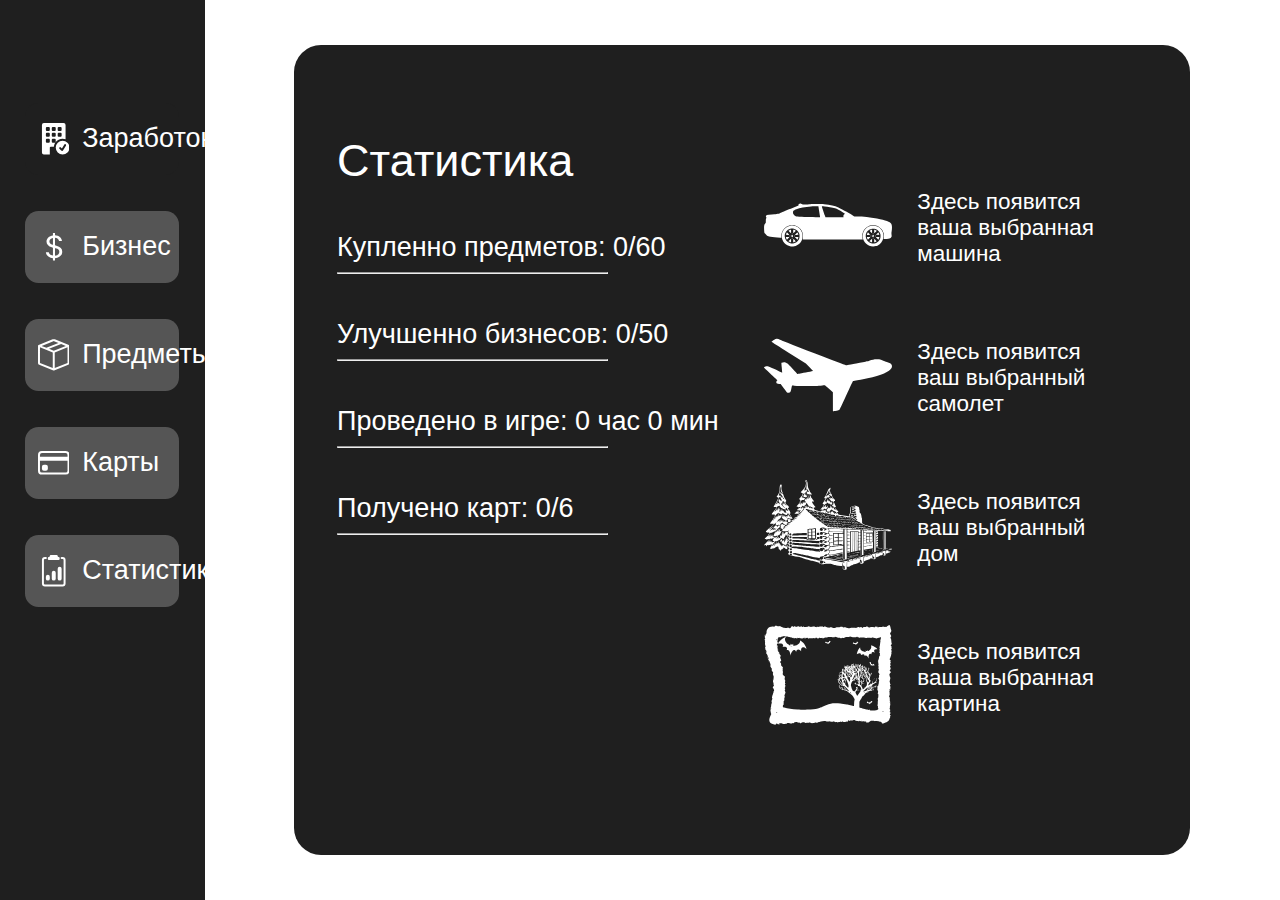
<file: test.html>
<!DOCTYPE html>
<html lang="en">
<head>
    <meta charset="UTF-8">
    <meta name="viewport" content="width=device-width, initial-scale=1.0">
    <title>test</title>
    <link rel="stylesheet" href="index.css">
    <script src="scripts/test.js" defer></script>
    <script src="scripts/click-audio.js" defer></script>
</head>
<body >
    <div class="container">
        <div class="navigation">
            <div class="navigation-btn-container">
                <button class="navigation-btn navigation-btn-active" id="btn-page-main">
                    <svg xmlns="http://www.w3.org/2000/svg" width="10%" height="auto" fill="white" class="bi bi-building-fill-check" viewBox="0 0 16 16" id="svg-1">
                        <path d="M12.5 16a3.5 3.5 0 1 0 0-7 3.5 3.5 0 0 0 0 7m1.679-4.493-1.335 2.226a.75.75 0 0 1-1.174.144l-.774-.773a.5.5 0 0 1 .708-.708l.547.548 1.17-1.951a.5.5 0 1 1 .858.514"/>
                        <path d="M2 1a1 1 0 0 1 1-1h10a1 1 0 0 1 1 1v7.256A4.5 4.5 0 0 0 12.5 8a4.5 4.5 0 0 0-3.59 1.787A.5.5 0 0 0 9 9.5v-1a.5.5 0 0 0-.5-.5h-1a.5.5 0 0 0-.5.5v1a.5.5 0 0 0 .5.5h1a.5.5 0 0 0 .39-.187A4.5 4.5 0 0 0 8.027 12H6.5a.5.5 0 0 0-.5.5V16H3a1 1 0 0 1-1-1zm2 1.5v1a.5.5 0 0 0 .5.5h1a.5.5 0 0 0 .5-.5v-1a.5.5 0 0 0-.5-.5h-1a.5.5 0 0 0-.5.5m3 0v1a.5.5 0 0 0 .5.5h1a.5.5 0 0 0 .5-.5v-1a.5.5 0 0 0-.5-.5h-1a.5.5 0 0 0-.5.5m3.5-.5a.5.5 0 0 0-.5.5v1a.5.5 0 0 0 .5.5h1a.5.5 0 0 0 .5-.5v-1a.5.5 0 0 0-.5-.5zM4 5.5v1a.5.5 0 0 0 .5.5h1a.5.5 0 0 0 .5-.5v-1a.5.5 0 0 0-.5-.5h-1a.5.5 0 0 0-.5.5M7.5 5a.5.5 0 0 0-.5.5v1a.5.5 0 0 0 .5.5h1a.5.5 0 0 0 .5-.5v-1a.5.5 0 0 0-.5-.5zm2.5.5v1a.5.5 0 0 0 .5.5h1a.5.5 0 0 0 .5-.5v-1a.5.5 0 0 0-.5-.5h-1a.5.5 0 0 0-.5.5M4.5 8a.5.5 0 0 0-.5.5v1a.5.5 0 0 0 .5.5h1a.5.5 0 0 0 .5-.5v-1a.5.5 0 0 0-.5-.5z"/>
                      </svg>
                    Заработок</button>
                <button class="navigation-btn" id="btn-page-business">
                    <svg xmlns="http://www.w3.org/2000/svg" width="10%" height="auto" fill="white" class="bi bi-currency-dollar" viewBox="0 0 16 16" id="svg-2">
                        <path d="M4 10.781c.148 1.667 1.513 2.85 3.591 3.003V15h1.043v-1.216c2.27-.179 3.678-1.438 3.678-3.3 0-1.59-.947-2.51-2.956-3.028l-.722-.187V3.467c1.122.11 1.879.714 2.07 1.616h1.47c-.166-1.6-1.54-2.748-3.54-2.875V1H7.591v1.233c-1.939.23-3.27 1.472-3.27 3.156 0 1.454.966 2.483 2.661 2.917l.61.162v4.031c-1.149-.17-1.94-.8-2.131-1.718zm3.391-3.836c-1.043-.263-1.6-.825-1.6-1.616 0-.944.704-1.641 1.8-1.828v3.495l-.2-.05zm1.591 1.872c1.287.323 1.852.859 1.852 1.769 0 1.097-.826 1.828-2.2 1.939V8.73z"/>
                      </svg>
                    Бизнес</button>
                <button class="navigation-btn" id="btn-page-items">
                    <svg xmlns="http://www.w3.org/2000/svg" width="10%" height="auto" fill="white" class="bi bi-box-seam" viewBox="0 0 16 16" id="svg-3">
                        <path d="M8.186 1.113a.5.5 0 0 0-.372 0L1.846 3.5l2.404.961L10.404 2zm3.564 1.426L5.596 5 8 5.961 14.154 3.5zm3.25 1.7-6.5 2.6v7.922l6.5-2.6V4.24zM7.5 14.762V6.838L1 4.239v7.923zM7.443.184a1.5 1.5 0 0 1 1.114 0l7.129 2.852A.5.5 0 0 1 16 3.5v8.662a1 1 0 0 1-.629.928l-7.185 2.874a.5.5 0 0 1-.372 0L.63 13.09a1 1 0 0 1-.63-.928V3.5a.5.5 0 0 1 .314-.464z"/>
                      </svg>
                    Предметы</button>
                <button class="navigation-btn" id="btn-page-cards">
                    <svg xmlns="http://www.w3.org/2000/svg" width="10%" height="16" fill="white" class="bi bi-credit-card" viewBox="0 0 16 16">
                        <path d="M0 4a2 2 0 0 1 2-2h12a2 2 0 0 1 2 2v8a2 2 0 0 1-2 2H2a2 2 0 0 1-2-2zm2-1a1 1 0 0 0-1 1v1h14V4a1 1 0 0 0-1-1zm13 4H1v5a1 1 0 0 0 1 1h12a1 1 0 0 0 1-1z"/>
                        <path d="M2 10a1 1 0 0 1 1-1h1a1 1 0 0 1 1 1v1a1 1 0 0 1-1 1H3a1 1 0 0 1-1-1z"/>
                      </svg>
                    Карты</button>
                <button class="navigation-btn" id="btn-page-stat">
                    <svg xmlns="http://www.w3.org/2000/svg" width="10%" height="16" fill="white" class="bi bi-clipboard2-data" viewBox="0 0 16 16">
                        <path d="M9.5 0a.5.5 0 0 1 .5.5.5.5 0 0 0 .5.5.5.5 0 0 1 .5.5V2a.5.5 0 0 1-.5.5h-5A.5.5 0 0 1 5 2v-.5a.5.5 0 0 1 .5-.5.5.5 0 0 0 .5-.5.5.5 0 0 1 .5-.5z"/>
                        <path d="M3 2.5a.5.5 0 0 1 .5-.5H4a.5.5 0 0 0 0-1h-.5A1.5 1.5 0 0 0 2 2.5v12A1.5 1.5 0 0 0 3.5 16h9a1.5 1.5 0 0 0 1.5-1.5v-12A1.5 1.5 0 0 0 12.5 1H12a.5.5 0 0 0 0 1h.5a.5.5 0 0 1 .5.5v12a.5.5 0 0 1-.5.5h-9a.5.5 0 0 1-.5-.5z"/>
                        <path d="M10 7a1 1 0 1 1 2 0v5a1 1 0 1 1-2 0zm-6 4a1 1 0 1 1 2 0v1a1 1 0 1 1-2 0zm4-3a1 1 0 0 0-1 1v3a1 1 0 1 0 2 0V9a1 1 0 0 0-1-1"/>
                      </svg>
                    Статистика</button>
            </div>
        </div>
        <!-- главная страница заработка -->
        <div class="page-main d-none">
                <div class="main-zarabotok-section">
                    <div class="main-zarabotok-card">
                        <div class="main-zarabotok-bg-container">
                        <div class="main-zarabotok-mc">
                            <div style="display: flex; align-items: center; gap: 1vh;">
                                <img src="images/mcard.png" alt="" class="img-card" style="height: 2.5vh;">
                                <p id="text-num" style="display: flex; justify-content: space-between; width: 100%; margin: 0;">
                                  **** 1984 <span>07/32</span>
                                </p>
                            </div>                              
                                <div class="balance-text">Баланс:</div>
                                <div class="balance">$ 0.00</div>
                        </div>
                        <div class="main-zarabotok-update-container">
                            <div class="main-zarabotok-update">
                                <p>$<span id="bonusForClick"> 1.00</span>
                                    за клик 
                                    <button class="btn-buy-upd-click" onclick="UpdateClick()"> $ <span id="costOfUpdate">50</span>
                                    </button>
                                </p>
                            </div>
                        </div>
                        <div class="btn-div-flex">
                        <button class="btn-ad-money">Получить <span>10</span>$ за просмотр рекламы</button></div>
                    </div>
                        <div class="main-zarabotok-click">
                            <div class="gradient-border">
                                <section class="inner-section">
                                    <img src="images/finger.png" alt="Tap" id="tap-image">
                                </section>
                            </div>
                        </div>
                    </div>
                </div>
        </div>
 
        <!-- страница бизнес -->
        <div class="page-business d-none">
            <div class="page-business-container">
                <div class="page-business-text">Бизнесы</div>
            </div>
            <div class="page-business-container">
                <div class="page-business-container-cards">
                    <div class="page-business-card">
                        <div class="page-business-card-padding">
                            <div style="display: flex; gap: 1vw; width: 15vw;">
                                <img src="test/shaurma.svg" alt="" class="page-business-image">
                                <p class="page-business-card-title">Шаурмечная</p>
                            </div>
                            <p class="page-business-card-level-text">Уровень: 
                                <span id="business-lvl-shaurma">0</span>
                            </p>
                            <button class="page-business-card-btn">Купить</button>
                        </div>
                    </div>
                    <div class="page-business-card">
                        <div class="page-business-card-padding">
                            <div style="display: flex; gap: 1vw; width: 15vw;">
                                <img src="test/shop.svg" alt="" class="page-business-image">
                                <p class="page-business-card-title">Магазин 24/7</p>
                            </div>
                            <p class="page-business-card-level-text">Уровень: 
                                <span id="business-lvl-shop">0</span>
                            </p>
                            <button class="page-business-card-btn">Купить</button>
                        </div>
                    </div>
                    <div class="page-business-card">
                        <div class="page-business-card-padding">
                            <div style="display: flex; gap: 1vw; width: 15vw;">
                                <img src="test/computer.svg" alt="" class="page-business-image">
                                <p class="page-business-card-title">Огранизация</p>
                            </div>
                            <p class="page-business-card-level-text">Уровень: 
                                <span id="business-lvl-computer">0</span>
                            </p>
                            <button class="page-business-card-btn">Купить</button>
                        </div>
                    </div>
                    <div class="page-business-card">
                        <div class="page-business-card-padding">
                            <div style="display: flex; gap: 1vw; width: 15vw;">
                                <img src="test/airplane.svg" alt="" class="page-business-image">
                                <p class="page-business-card-title">Аэропорт</p>
                            </div>
                            <p class="page-business-card-level-text">Уровень: 
                                <span id="business-lvl-airplane">0</span>
                            </p>
                            <button class="page-business-card-btn">Купить</button>
                        </div>
                    </div>
                    <div class="page-business-card">
                        <div class="page-business-card-padding">
                            <div style="display: flex; gap: 1vw; width: 15vw;">
                                <img src="test/earth.svg" alt="" class="page-business-image">
                                <p class="page-business-card-title">Страна</p>
                            </div>
                            <p class="page-business-card-level-text">Уровень: 
                                <span id="business-lvl-earth">0</span>
                            </p>
                            <button class="page-business-card-btn">Купить</button>
                        </div>
                    </div>
                </div>
            </div>
        </div>

        <!-- страница предметы -->
        <div class="page-items d-none">
            <div class="page-items-container">
                <div class="page-items-choice">
                    <div class="page-items-choice-container">
                        <div class="page-items-btn-container">
                            <button class="page-items-btn first-btn page-items-btn-checked">Машины</button>
                            <button class="page-items-btn">Самолеты</button>
                            <button class="page-items-btn">Дома</button>
                            <button class="page-items-btn last-btn">Картинки</button>
                        </div>
                    </div>
                </div>
                <div class="page-items-answer">
                    <div class="page-items-answer-container">
                        
                    </div>
                </div>
            </div>
        </div>

        <!-- страница карты -->
        <div class="page-cards d-none">
            <div class="page-cards-container">
                <div class="page-cards-main">
                    <div class="page-cards-main-padding">
                        <button class="btn-buy-card" id="card1">
                            Получить стиль за просмотр рекламы
                        </button>
                        <button class="btn-buy-card btn-buy-card-locked" id="card2">
                            Cначала получите предыдущую карту
                        </button>
                        <button class="btn-buy-card btn-buy-card-locked" id="card3">
                            Cначала получите предыдущую карту
                        </button>
                        <button class="btn-buy-card btn-buy-card-locked" id="card4">
                            Cначала получите предыдущую карту
                        </button>
                        <button class="btn-buy-card btn-buy-card-locked" id="card5">
                            Cначала получите предыдущую карту
                        </button>
                        <button class="btn-buy-card btn-buy-card-locked" id="card6">
                            Cначала получите предыдущую карту
                        </button>
                    </div>
                </div>
            </div>
        </div>

        <!-- страница статистики -->
         <div class="page-stat">
            <div class="page-stat-container">
                <div class="page-stat-main">
                    <div class="page-stat-statistic-container">
                        <div class="page-stat-statistic-title">Статистика</div>
                        
                        <div class="page-stat-statistic-text">Купленно предметов: <span>0</span>/60</div>
                        <hr class="page-stat-statistic-hr">
                        <div class="page-stat-statistic-text">Улучшенно бизнесов: <span>0</span>/50</div>
                        <hr class="page-stat-statistic-hr">
                        <div class="page-stat-statistic-text">Проведено в игре: <span>0</span> час <span>0</span> мин</div>
                        <hr class="page-stat-statistic-hr">
                        <div class="page-stat-statistic-text">Получено карт: <span>0</span>/6</div>
                        <hr class="page-stat-statistic-hr">
                    </div>
                    <div class="page-stat-use-items-container">
                        <div class="page-stat-use-items-container-item">
                            <div class="page-stat-use-items-img-container">
                            <img src="test/person-car.svg" alt="" class="person-svg">
                        </div>
                            <div class="page-stat-use-items-description">Здесь появится ваша выбранная машина</div>
                        </div>
                        <div class="page-stat-use-items-container-item">
                            <div class="page-stat-use-items-img-container">
                            <img src="test/person-airplane.svg" alt="" class="person-svg">
                        </div>
                            <div class="page-stat-use-items-description">Здесь появится ваш выбранный самолет</div>
                        </div>
                        <div class="page-stat-use-items-container-item">
                            <div class="page-stat-use-items-img-container">
                            <img src="test/person-house.svg" alt="" class="person-svg">
                        </div>
                            <div class="page-stat-use-items-description">Здесь появится ваш выбранный дом</div>
                        </div>
                        <div class="page-stat-use-items-container-item">
                            <div class="page-stat-use-items-img-container">
                            <img src="test/person-picture.svg" alt="" class="person-svg">
                            </div>
                            <div class="page-stat-use-items-description">Здесь появится ваша выбранная картина</div>
                        </div>
                    </div>
                </div>
            </div>
         </div>
    </div>
</body>
</html>
</file>
<file: index.css>
body {
  margin: 0;
  padding: 0;
  user-select: none;
  -webkit-user-drag: none; /* Для Safari */
  font-family: "Inter", sans-serif;
  color: var(--dark);
  font-size: 2vh;
}

:root {
  --dark: #1f1f1f;
}

.d-none {
  display: none;
}

.container {
  background-color: white;
  display: grid;
  grid-template-columns: 16vw 1fr;
  grid-template-rows: 1fr;
  grid-column-gap: 0px;
  grid-row-gap: 0px;
}

.navigation {
  grid-area: 1 / 1 / 2 / 2;
  background-color: var(--dark);
  height: 100vh;
  border-right: 0.1vh solid #1f1f1f;
}

.page-main {
  grid-area: 1 / 2 / 2 / 3;
  background-color: white;
  height: 100vh;
}

.navigation-btn-container {
  padding: 1vw;
  display: flex;
  flex-direction: column;
  gap: 4vh;
  margin-top: 10vh;
  align-items: center;
}

.navigation-btn {
  height: 8vh;
  width: 12vw;
  background-color: #555555;
  border: none;
  color: white;
  display: flex;
  align-items: center;
  justify-content: flex-start;
  gap: 1vw;
  padding: 0 1vw;
  font-size: 3vh;
  cursor: pointer;
  border-radius: 1.5vh;
  transition: 0.3s;
}

.navigation-btn svg {
  width: 3.5vh;
  height: 3.5vh;
  flex-shrink: 0;
}

.navigation-btn-active {
  background-color: var(--dark);
}

.navigation-btn:hover {
  background-color: #333333;
  border-radius: 1.7vh;
}

.navigation-btn:active {
  background-color: #292929;
}

.main-zarabotok-container {
  display: grid;
  grid-template-columns: 60% 40%;
  grid-template-rows: 1fr;
  grid-column-gap: 0px;
  grid-row-gap: 0px;
}

.main-zarabotok-section {
  grid-area: 1 / 1 / 2 / 2;
  margin-top: 5vh;
  display: flex;
  justify-content: center;
}

.main-zarabotok-bg-container {
  background: linear-gradient(
    135deg,
    rgb(44, 44, 44) 0%,
    rgba(18, 18, 18, 1) 100%
  );
  padding: 4vh 0vh;
  width: 50vw;
  margin-left: auto;
  margin-right: auto;
  border-radius: 3vh;
}

.main-zarabotok-card {
  width: 90%;
  height: 90vh;
  border-radius: 2vh;
}

.main-zarabotok-statistic {
  grid-area: 1 / 2 / 2 / 3;
}

.img-card {
  width: auto;
  height: 2vh;
}

.main-zarabotok-mc {
  width: 60%;
  height: 20vh;
  background-image: url(test/card5.jpg);
  background-size: cover;
  border-radius: 2vh;
  padding: 2vh;
  margin-left: auto;
  margin-right: auto;
  color: rgb(222, 222, 222);
  font-weight: bold;
  border: 1px solid rgb(37, 37, 37);
  box-shadow: 1vh 1vh 1vh rgba(0, 0, 0, 0.5);
  transition: 0.3s;
}

.main-zarabotok-mc:hover {
  box-shadow: 1vh 1vh 1vh rgba(0, 0, 0, 0.6);
}

.balance-text {
  color: rgb(222, 222, 222);
  font-weight: bold;
  font-size: 2vh;
  margin-top: 6vh;
}

.balance {
  margin-top: 2vh;
  color: white;
  font-size: 5vh;
}

.main-zarabotok-update-container {
  justify-content: center;
  display: flex;
}

.main-zarabotok-update {
  background-color: #2c2c2c;
  margin-top: 3vh;
  width: 60%;
  padding: 0 2vh;
  border-radius: 1vh;
  color: white;
  display: flex;
  justify-content: space-evenly;
}

.btn-buy-upd-click {
  border: none;
  background-color: #333333;
  padding: 1vh 2vh;
  border-radius: 1vh;
  color: white;
  font-size: 3vh;
  margin-left: 10vw;
  cursor: pointer;
}

.main-zarabotok-update p {
  font-size: 2.5vh;
}

.main-zarabotok-click {
  display: flex;
  justify-content: center;
  align-items: center;
  height: 40vh;
  cursor: pointer;
  margin-top: 2vh;
}

/* Внешний блок с RGB‑градиентом (border) */
.gradient-border {
  position: relative;
  border-radius: 1vw;
  padding: 3px; /* толщина «границы» */
  background: linear-gradient(
    45deg,
    red,
    orange,
    yellow,
    green,
    cyan,
    blue,
    violet,
    red
  );
  background-size: 400% 400%;
  animation: glowBorder 5s linear infinite;
}

/* Внутренний блок — он же «содержимое» секции */
.inner-section {
  background-color: #1f1f1f; /* наш фон */
  border-radius: inherit; /* то же скругление, что и у родителя */
  overflow: hidden; /* если внутри ещё что‑то будет */
  display: flex;
  justify-content: center;
  align-items: center;
  width: 50vw;
  height: 30vh;
}

.inner-section:active #tap-image {
  transform: scale(0.8); /* увеличим изображение на 20% */
  transition: transform 0.2s ease; /* плавная анимация */
}

/* Картинка точно поверх всего */
#tap-image {
  position: relative;
  z-index: 1;
}

/* Анимация градиента */
@keyframes glowBorder {
  0% {
    background-position: 0% 50%;
  }
  50% {
    background-position: 100% 50%;
  }
  100% {
    background-position: 0% 50%;
  }
}

.section-content {
  position: relative;
  z-index: 1;
}

#tap-image {
  width: 8vw;
  /* height: 16vh; */
  transition: 0.3s;
}

#tap-image:active {
  transform: scale(0.8);
  transition: 0.3s;
}

.page-business-container {
  display: flex;
  justify-content: center;
}

.page-business-text {
  background-color: var(--dark);
  color: white;
  font-size: 4vh;
  padding: 2vh 3vw;
  margin-top: 5vh;
  border-radius: 2vh;
}

.page-business-container-cards {
  display: flex;
  flex-direction: column;
  justify-content: space-evenly;
  align-items: end;
  height: 80vh;
}

.page-business-card {
  background-color: var(--dark);
  color: white;
  width: 60vw;
  height: 12vh;
  border-radius: 1vh;
}

.page-business-card-padding {
  padding: 1vh;
  display: flex;
  align-items: center;
  height: 10vh;
  justify-content: space-evenly;
}

.page-business-image {
  width: 8vh;
}

.page-business-card-title {
  font-weight: lighter;
  font-size: 3vh;
  letter-spacing: 0.2vh;
}

.page-business-card-level-text {
  font-size: 3vh;
}

.page-business-card-btn {
  background-color: #28a745;
  border: none;
  padding: 2vh 4vw;
  color: white;
  border-radius: 1vh;
  cursor: pointer;
  font-size: 2.5vh;
  font-weight: bold;
  transition: 0.3s;
}

.page-business-card-btn:hover {
  background-color: #1d7c33;
}

.page-business-card-btn:active {
  background-color: #139932;
}

.page-items-container {
  display: flex;
  justify-content: space-evenly;
}

.page-items-answer {
  display: flex;
  justify-content: center;
  align-items: center;
  height: 100vh;
}

.page-items-choice-container {
  display: flex;
  justify-content: center;
  align-items: center;
  height: 100vh;
}

.page-items-btn-container {
  display: flex;
  flex-direction: column;
}

.page-items-btn {
  width: 16vw;
  background-color: var(--dark);
  color: white;
  font-size: 3vh;
  border: none;
  height: 12vh;
  transition: .3s;
  cursor: pointer;
}

.first-btn {
  border-radius: 2vh 2vh 0 0;
}

.last-btn {
  border-radius: 0 0 2vh 2vh;
}

.page-items-btn:hover {
  background-color: #2c2c2c;
}

.page-items-btn:active {
  background-color: #333333;
}

.page-items-btn-checked {
  background-color: #2c2c2c
}

.page-items-answer-container {
  background-color: var(--dark);
  height: 90vh;
  width: 50vw;
  border-radius: 3vh;
}

.page-cards-container, .page-stat-container {
  display: flex;
  justify-content: center;
  align-items: center;
  height: 100vh;
}

.page-cards-main, .page-stat-main {
  background-color: var(--dark);
  color: white;
  width: 70vw;
  height: 90vh;
  border-radius: 3vh;
}

.page-cards-main-padding {
  padding: 5vh;
}

.btn-buy-card {
  background-size: cover;
  height: 20vh;
  width: 22vw;
  border: none;
  border-radius: 2vh;
  color: white;
  cursor: pointer;
  font-size: 2.5vh;
  text-shadow: 0 0.5vh 0.4vh rgba(0, 0, 0, 1);
  margin: 3vh 5vw;
  transition: .3s;
}

.btn-buy-card:hover {
  transform: scale(1.05);
}

.btn-buy-card-locked {
  opacity: 0.7;
}

#card1 {
  background-image: url(test/card1.jpg);
}

#card2 {
  background-image: url(test/card2.jpg);
}

#card3 {
  background-image: url(test/card3.jpg);
}

#card4 {
  background-image: url(test/card4.jpg);
}

#card5 {
  background-image: url(test/card5.jpg);
}

#card6 {
  background-image: url(test/card6.jpg);
}

.btn-ad-money {
  background-color: #28a745;
  border: none;
  padding: 1vh .5vw;
  color: white;
  border-radius: .5vh;
  cursor: pointer;
  font-size: 2.5vh;
  font-weight: bold;
  transition: 0.3s;
  margin-top: 2vh;
}

.btn-ad-money:hover {
  background-color: #1d7c33;
}

.btn-ad-money:active {
  background-color: #139932;
}

.btn-div-flex {
  display: flex;
  justify-content: center;
}

.page-stat-main {
  display: flex;
  justify-content: space-evenly;
  align-items: center;
  height: 90vh;
}

.page-stat-statistic-container {
height: 70vh;
width: 30vw;
}

.page-stat-use-items-container {
  height: 70vh;
  width: 30vw;
}

.page-stat-statistic-title {
  font-size: 5vh;
}

.page-stat-statistic-text {
  font-size: 3vh;
  margin-top: 5vh;
}

.page-stat-statistic-hr {
  width: 70%;
  margin-left: 0;
}

.page-stat-use-items-container-item {
  display: flex;
  font-size: 2.5vh;
  align-items: center;
  margin: 4vh 0;
}

.person-svg {
  width: 10vw;
  height: 12vh;
}

.page-stat-use-items-description {
  margin-left: 2vw;
  display: block;
  margin-right: 2vw;
}

.putCost {
  font-size: 1vw;
  text-align: center;
  width: 10vw;
}
</file>
